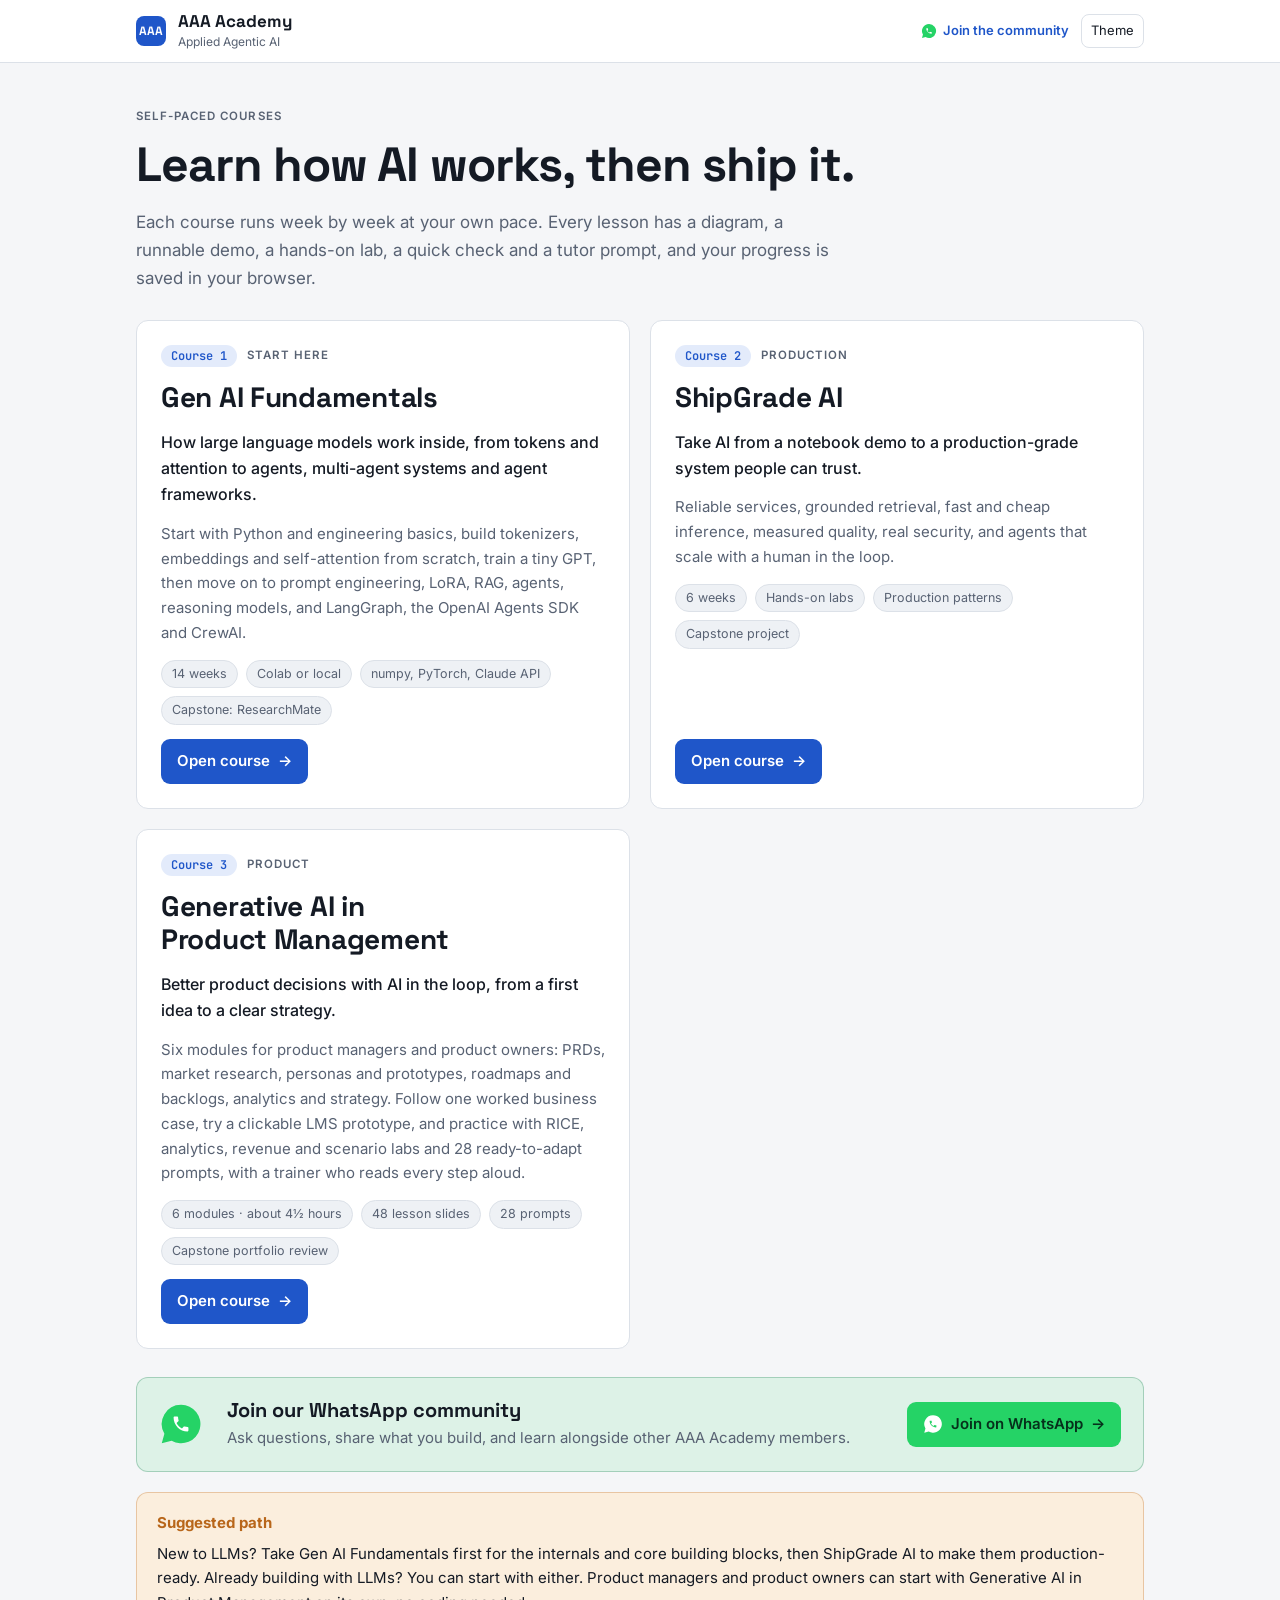
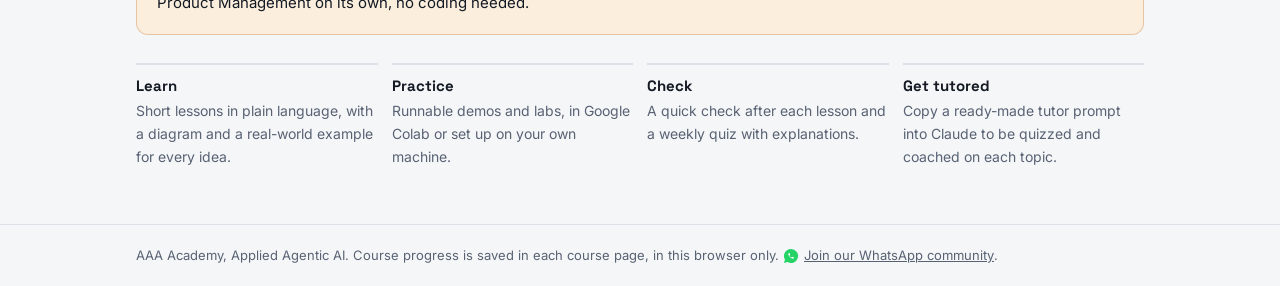
<file: index.html>
<!doctype html><html lang="en"><head><meta charset="utf-8"><meta name="viewport" content="width=device-width,initial-scale=1,viewport-fit=cover"><style>:root{box-sizing:border-box;padding-top:env(safe-area-inset-top,0px);padding-bottom:env(safe-area-inset-bottom,0px)}html{scroll-padding-top:env(safe-area-inset-top,0px)}body{margin:0;padding:0}img{max-width:100%}[hidden]:not([hidden=until-found i]){display:none!important}</style></head><body>
<title>AAA Academy</title>
<meta name="claude:viewport-fit-sides" content="cover">
<meta name="description" content="AAA Academy, Applied Agentic AI: self-paced courses for learning how AI works and shipping it.">
<link rel="preconnect" href="https://fonts.googleapis.com">
<link rel="stylesheet" href="https://fonts.googleapis.com/css2?family=Inter:wght@400;500;600&family=JetBrains+Mono:wght@400;600&family=Space+Grotesk:wght@500;600;700&display=swap">
<style>
:root{
  --bg:#f5f6f8; --surface:#ffffff; --surface-2:#eef1f5; --ink:#141a24; --muted:#586273; --line:#dce1e8;
  --accent:#1f56c9; --accent-ink:#ffffff; --accent-soft:#e3ebfb; --signal:#b8661a; --signal-soft:#fbeedd;
  --ok:#1b7f52; --ok-soft:#ddf2e7;
  --f-display:"Space Grotesk", "Segoe UI", system-ui, sans-serif;
  --f-body:"Inter", "Segoe UI", system-ui, -apple-system, sans-serif;
  --f-mono:"JetBrains Mono", ui-monospace, Menlo, Consolas, monospace;
  --r:12px;
}
@media (prefers-color-scheme: dark){ :root:not([data-theme="light"]){
  --bg:#0e131b; --surface:#151c27; --surface-2:#1b2432; --ink:#e5e9f0; --muted:#9aa4b4; --line:#273244;
  --accent:#6f9bff; --accent-ink:#0b1220; --accent-soft:#1c2a47; --signal:#f0a650; --signal-soft:#3a2a17;
  --ok:#4fc58a; --ok-soft:#163327; color-scheme:dark }}
:root[data-theme="dark"]{
  --bg:#0e131b; --surface:#151c27; --surface-2:#1b2432; --ink:#e5e9f0; --muted:#9aa4b4; --line:#273244;
  --accent:#6f9bff; --accent-ink:#0b1220; --accent-soft:#1c2a47; --signal:#f0a650; --signal-soft:#3a2a17;
  --ok:#4fc58a; --ok-soft:#163327; color-scheme:dark }
*{box-sizing:border-box}
body{background:var(--bg);color:var(--ink);font:15px/1.65 var(--f-body);margin:0}
body::before{content:"";position:fixed;inset:0 0 auto;height:env(safe-area-inset-top,0px);z-index:30;background:var(--surface)}
a{color:var(--accent)}
h1,h2,h3{font-family:var(--f-display);line-height:1.2;text-wrap:balance;margin:0}
p{margin:0}
:focus-visible{outline:2px solid var(--accent);outline-offset:2px}
.eyebrow{font:600 11.5px/1 var(--f-body);letter-spacing:.09em;text-transform:uppercase;color:var(--muted)}
.top{position:sticky;top:env(safe-area-inset-top,0px);z-index:20;background:var(--surface);border-bottom:1px solid var(--line)}
.wrap{max-width:1040px;margin:0 auto;padding-left:max(16px,env(safe-area-inset-left,0px));padding-right:max(16px,env(safe-area-inset-right,0px))}
.top .wrap{display:flex;align-items:center;gap:12px;padding-block:10px}
.mark{width:30px;height:30px;border-radius:8px;background:var(--accent);display:grid;place-items:center;color:var(--accent-ink);font:700 12px var(--f-display);flex:none}
.brand{font:700 17px var(--f-display)}
.brand-sub{font-size:12px;color:var(--muted);white-space:nowrap;overflow:hidden;text-overflow:ellipsis}
.theme-btn{margin-left:auto;border:1px solid var(--line);background:var(--surface);color:var(--ink);border-radius:8px;padding:5px 9px;font:inherit;font-size:13px;cursor:pointer}
.hero{padding-block:48px 28px;display:flex;flex-direction:column;gap:14px;max-width:720px}
.hero h1{font-size:clamp(30px,5vw,48px);letter-spacing:-.02em}
.hero p{font-size:17px;color:var(--muted)}
.grid{display:grid;grid-template-columns:repeat(auto-fit,minmax(min(100%,420px),1fr));gap:20px;padding-bottom:28px}
.card{background:var(--surface);border:1px solid var(--line);border-radius:var(--r);padding:24px;display:flex;flex-direction:column;gap:14px}
.card .step{display:flex;align-items:center;gap:10px}
.num{font:600 12px var(--f-mono);color:var(--accent);background:var(--accent-soft);border-radius:99px;padding:3px 10px}
.card h2{font-size:clamp(22px,3vw,28px);letter-spacing:-.01em}
.card .one{font-size:16px;font-weight:500}
.card .more{color:var(--muted)}
.facts{display:flex;flex-wrap:wrap;gap:8px;list-style:none;margin:0;padding:0}
.facts li{font-size:12.5px;border:1px solid var(--line);border-radius:99px;padding:3px 10px;color:var(--muted);background:var(--surface-2)}
.go{margin-top:auto;align-self:flex-start;display:inline-flex;align-items:center;gap:8px;background:var(--accent);color:var(--accent-ink);text-decoration:none;font-weight:600;border-radius:9px;padding:10px 16px}
.go:hover{filter:brightness(1.08)}
.path{background:var(--signal-soft);border:1px solid color-mix(in srgb,var(--signal) 30%,transparent);border-radius:var(--r);padding:18px 20px;display:flex;flex-direction:column;gap:6px;margin-bottom:28px}
.path b{color:var(--signal)}
.how{display:grid;grid-template-columns:repeat(auto-fit,minmax(min(100%,220px),1fr));gap:14px;padding-bottom:56px}
.how div{border-top:2px solid var(--line);padding-top:12px;display:flex;flex-direction:column;gap:4px}
.how h3{font-size:15px}
.how p{font-size:14px;color:var(--muted)}
footer{border-top:1px solid var(--line);padding-block:20px calc(20px + env(safe-area-inset-bottom,0px));font-size:13px;color:var(--muted)}
.comm-link{margin-left:auto;font-size:13px;font-weight:600;text-decoration:none;white-space:nowrap}
.comm-link + .theme-btn{margin-left:0}
.comm-link .cl-narrow{display:none}
@media (max-width:480px){.comm-link .cl-wide{display:none}.comm-link .cl-narrow{display:inline}}
.join{background:var(--ok-soft);border:1px solid color-mix(in srgb,var(--ok) 30%,transparent);border-radius:var(--r);padding:20px 22px;display:flex;flex-wrap:wrap;align-items:center;gap:14px 24px;margin-bottom:20px}
.join .txt{flex:1 1 320px;display:flex;flex-direction:column;gap:4px}
.join h2{font-size:20px;color:var(--ink)}
.join p{color:var(--muted)}
.wa-ic{width:16px;height:16px;flex:none;display:inline-block;vertical-align:-3px}
.comm-link{display:inline-flex;align-items:center;gap:6px}
.join .wa-big{width:44px;height:44px}
.join .go{margin-top:0;align-self:center;background:#25D366;color:#06301b}
.join .go .wa-ic{width:20px;height:20px}
.foot-wa{display:inline-flex;align-items:center;gap:5px;vertical-align:bottom}
footer a{color:var(--muted)}
</style>

<header class="top"><div class="wrap">
  <span class="mark">AAA</span>
  <div style="min-width:0"><div class="brand">AAA Academy</div><div class="brand-sub">Applied Agentic AI</div></div>
  <a class="comm-link" href="https://chat.whatsapp.com/IA5P0yMb7c9AuLn22ND2t4" target="_blank" rel="noopener"><svg class="wa-ic" viewBox="0 0 24 24" aria-hidden="true" focusable="false"><path fill="#25D366" d="M12 1.5a10.5 10.5 0 0 0-9.06 15.8L1.5 22.5l5.36-1.4A10.5 10.5 0 1 0 12 1.5z"/><path fill="#fff" transform="translate(6.6 6.6) scale(.45)" d="M6.62 10.79c1.44 2.83 3.76 5.14 6.59 6.59l2.2-2.2c.27-.27.67-.36 1.02-.24 1.12.37 2.33.57 3.57.57.55 0 1 .45 1 1V20c0 .55-.45 1-1 1-9.39 0-17-7.61-17-17 0-.55.45-1 1-1h3.5c.55 0 1 .45 1 1 0 1.25.2 2.45.57 3.57.11.35.03.74-.25 1.02l-2.2 2.2z"/></svg><span class="cl-wide">Join the community</span><span class="cl-narrow">Community</span></a>
  <button class="theme-btn" id="theme" type="button" aria-label="Switch light or dark theme">Theme</button>
</div></header>

<main class="wrap">
  <section class="hero">
    <span class="eyebrow">Self-paced courses</span>
    <h1>Learn how AI works, then ship it.</h1>
    <p>Each course runs week by week at your own pace. Every lesson has a diagram, a runnable demo, a hands-on lab, a quick check and a tutor prompt, and your progress is saved in your browser.</p>
  </section>

  <section class="grid" aria-label="Courses">
    <article class="card">
      <div class="step"><span class="num">Course 1</span><span class="eyebrow">Start here</span></div>
      <h2>Gen AI Fundamentals</h2>
      <p class="one">How large language models work inside, from tokens and attention to agents, multi-agent systems and agent frameworks.</p>
      <p class="more">Start with Python and engineering basics, build tokenizers, embeddings and self-attention from scratch, train a tiny GPT, then move on to prompt engineering, LoRA, RAG, agents, reasoning models, and LangGraph, the OpenAI Agents SDK and CrewAI.</p>
      <ul class="facts"><li>14 weeks</li><li>Colab or local</li><li>numpy, PyTorch, Claude API</li><li>Capstone: ResearchMate</li></ul>
      <a class="go" href="gen-ai-fundamentals/">Open course <span aria-hidden="true">→</span></a>
    </article>
    <article class="card">
      <div class="step"><span class="num">Course 2</span><span class="eyebrow">Production</span></div>
      <h2>ShipGrade AI</h2>
      <p class="one">Take AI from a notebook demo to a production-grade system people can trust.</p>
      <p class="more">Reliable services, grounded retrieval, fast and cheap inference, measured quality, real security, and agents that scale with a human in the loop.</p>
      <ul class="facts"><li>6 weeks</li><li>Hands-on labs</li><li>Production patterns</li><li>Capstone project</li></ul>
      <a class="go" href="shipgrade-ai/">Open course <span aria-hidden="true">→</span></a>
    </article>
    <article class="card">
      <div class="step"><span class="num">Course 3</span><span class="eyebrow">Product</span></div>
      <h2>Generative AI in Product Management</h2>
      <p class="one">Better product decisions with AI in the loop, from a first idea to a clear strategy.</p>
      <p class="more">Six modules for product managers and product owners: PRDs, market research, personas and prototypes, roadmaps and backlogs, analytics and strategy. Follow one worked business case, try a clickable LMS prototype, and practice with RICE, analytics, revenue and scenario labs and 28 ready-to-adapt prompts, with a trainer who reads every step aloud.</p>
      <ul class="facts"><li>6 modules · about 4½ hours</li><li>48 lesson slides</li><li>28 prompts</li><li>Capstone portfolio review</li></ul>
      <a class="go" href="gen-ai-product-management/">Open course <span aria-hidden="true">→</span></a>
    </article>
  </section>

  <section class="join" aria-label="Community">
    <svg class="wa-ic wa-big" viewBox="0 0 24 24" aria-hidden="true" focusable="false"><path fill="#25D366" d="M12 1.5a10.5 10.5 0 0 0-9.06 15.8L1.5 22.5l5.36-1.4A10.5 10.5 0 1 0 12 1.5z"/><path fill="#fff" transform="translate(6.6 6.6) scale(.45)" d="M6.62 10.79c1.44 2.83 3.76 5.14 6.59 6.59l2.2-2.2c.27-.27.67-.36 1.02-.24 1.12.37 2.33.57 3.57.57.55 0 1 .45 1 1V20c0 .55-.45 1-1 1-9.39 0-17-7.61-17-17 0-.55.45-1 1-1h3.5c.55 0 1 .45 1 1 0 1.25.2 2.45.57 3.57.11.35.03.74-.25 1.02l-2.2 2.2z"/></svg>
    <div class="txt">
      <h2>Join our WhatsApp community</h2>
      <p>Ask questions, share what you build, and learn alongside other AAA Academy members.</p>
    </div>
    <a class="go" href="https://chat.whatsapp.com/IA5P0yMb7c9AuLn22ND2t4" target="_blank" rel="noopener"><svg class="wa-ic" viewBox="0 0 24 24" aria-hidden="true" focusable="false"><path fill="#fff" d="M12 1.5a10.5 10.5 0 0 0-9.06 15.8L1.5 22.5l5.36-1.4A10.5 10.5 0 1 0 12 1.5z"/><path fill="#25D366" transform="translate(6.6 6.6) scale(.45)" d="M6.62 10.79c1.44 2.83 3.76 5.14 6.59 6.59l2.2-2.2c.27-.27.67-.36 1.02-.24 1.12.37 2.33.57 3.57.57.55 0 1 .45 1 1V20c0 .55-.45 1-1 1-9.39 0-17-7.61-17-17 0-.55.45-1 1-1h3.5c.55 0 1 .45 1 1 0 1.25.2 2.45.57 3.57.11.35.03.74-.25 1.02l-2.2 2.2z"/></svg>Join on WhatsApp <span aria-hidden="true">→</span></a>
  </section>

  <div class="path">
    <b>Suggested path</b>
    <p>New to LLMs? Take Gen AI Fundamentals first for the internals and core building blocks, then ShipGrade AI to make them production-ready. Already building with LLMs? You can start with either. Product managers and product owners can start with Generative AI in Product Management on its own, no coding needed.</p>
  </div>

  <section class="how" aria-label="How every course works">
    <div><h3>Learn</h3><p>Short lessons in plain language, with a diagram and a real-world example for every idea.</p></div>
    <div><h3>Practice</h3><p>Runnable demos and labs, in Google Colab or set up on your own machine.</p></div>
    <div><h3>Check</h3><p>A quick check after each lesson and a weekly quiz with explanations.</p></div>
    <div><h3>Get tutored</h3><p>Copy a ready-made tutor prompt into Claude to be quizzed and coached on each topic.</p></div>
  </section>
</main>

<footer><div class="wrap">AAA Academy, Applied Agentic AI. Course progress is saved in each course page, in this browser only. <a href="https://chat.whatsapp.com/IA5P0yMb7c9AuLn22ND2t4" target="_blank" rel="noopener" class="foot-wa"><svg class="wa-ic" viewBox="0 0 24 24" aria-hidden="true" focusable="false"><path fill="#25D366" d="M12 1.5a10.5 10.5 0 0 0-9.06 15.8L1.5 22.5l5.36-1.4A10.5 10.5 0 1 0 12 1.5z"/><path fill="#fff" transform="translate(6.6 6.6) scale(.45)" d="M6.62 10.79c1.44 2.83 3.76 5.14 6.59 6.59l2.2-2.2c.27-.27.67-.36 1.02-.24 1.12.37 2.33.57 3.57.57.55 0 1 .45 1 1V20c0 .55-.45 1-1 1-9.39 0-17-7.61-17-17 0-.55.45-1 1-1h3.5c.55 0 1 .45 1 1 0 1.25.2 2.45.57 3.57.11.35.03.74-.25 1.02l-2.2 2.2z"/></svg>Join our WhatsApp community</a>.</div></footer>

<script>
(function(){
  var KEY = "aaa-academy-theme", root = document.documentElement;
  function get(){ try { return localStorage.getItem(KEY); } catch (e) { return null; } }
  function set(v){ try { localStorage.setItem(KEY, v); } catch (e) {} }
  var t = get(); if (t === "light" || t === "dark") root.setAttribute("data-theme", t);
  document.getElementById("theme").addEventListener("click", function(){
    var cur = root.getAttribute("data-theme") || (matchMedia("(prefers-color-scheme: dark)").matches ? "dark" : "light");
    var next = cur === "dark" ? "light" : "dark"; root.setAttribute("data-theme", next); set(next);
  });
})();
</script>
</body></html>
</file>
